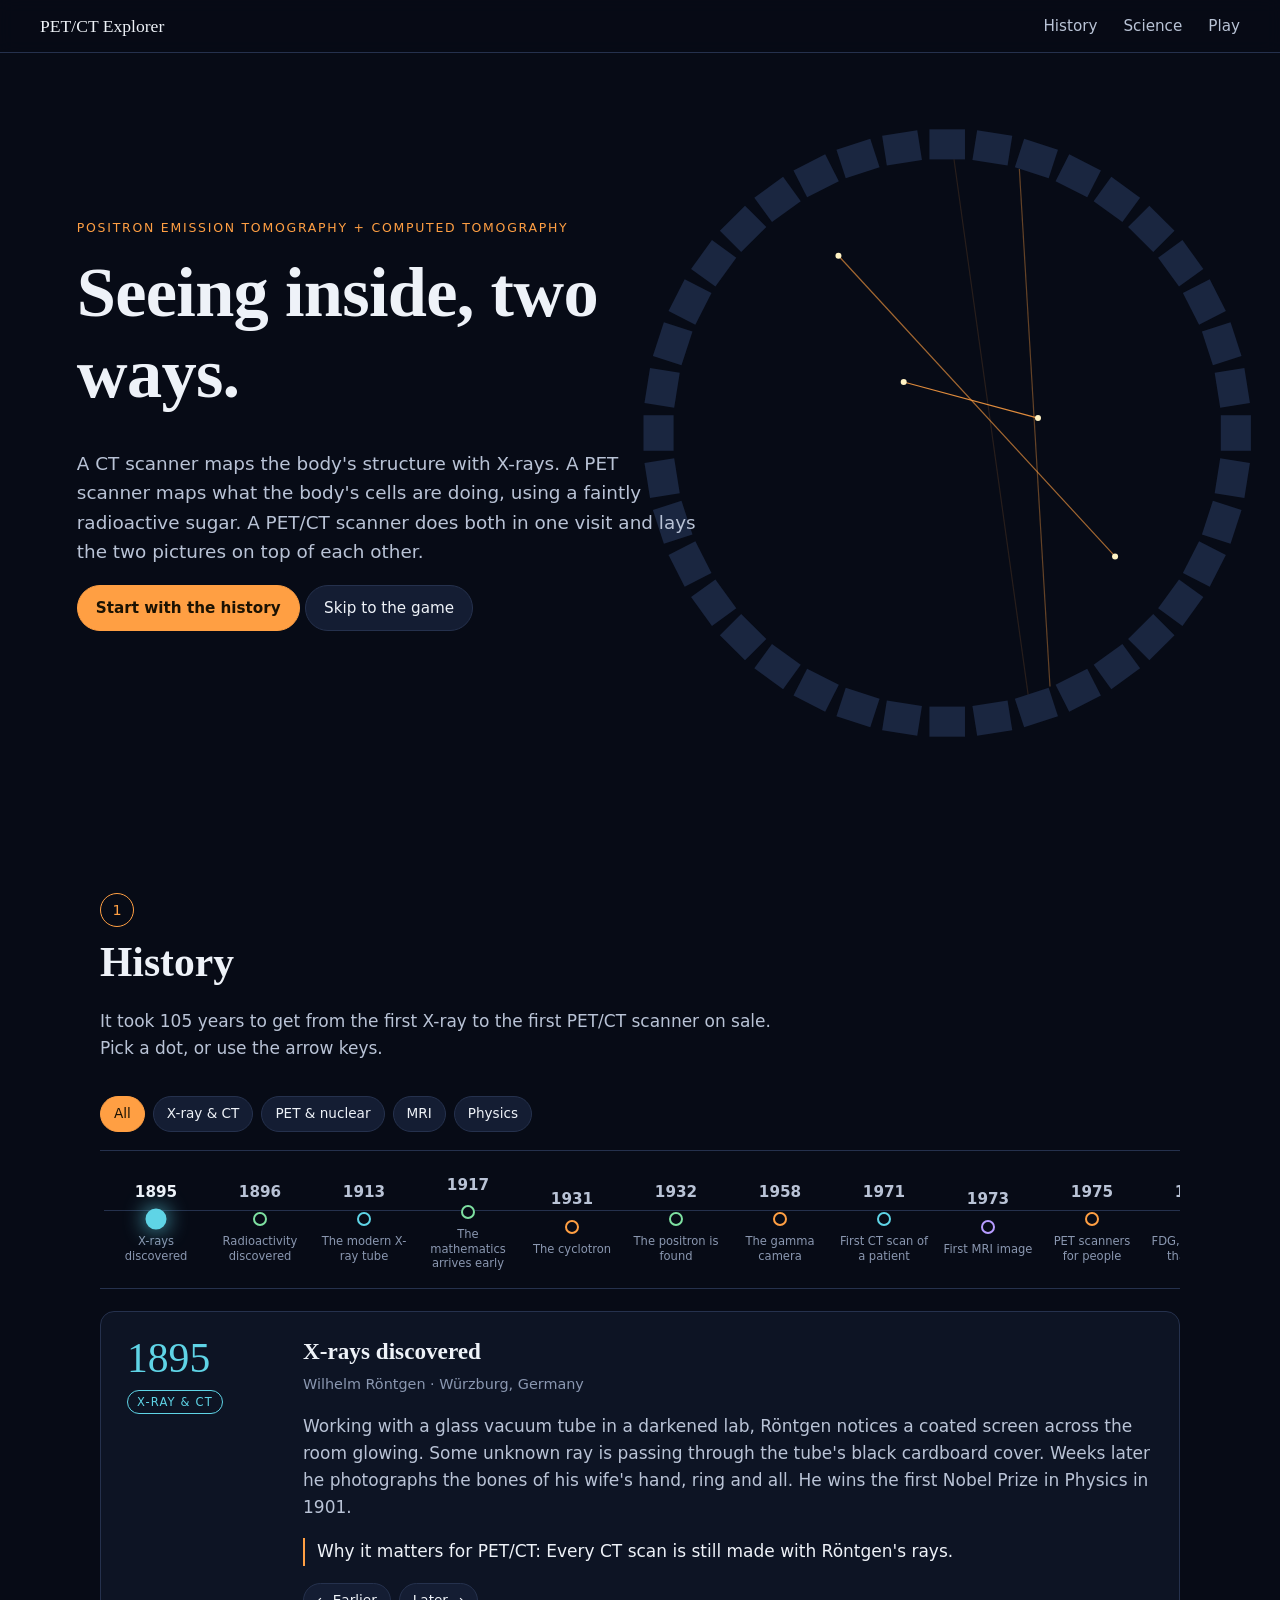
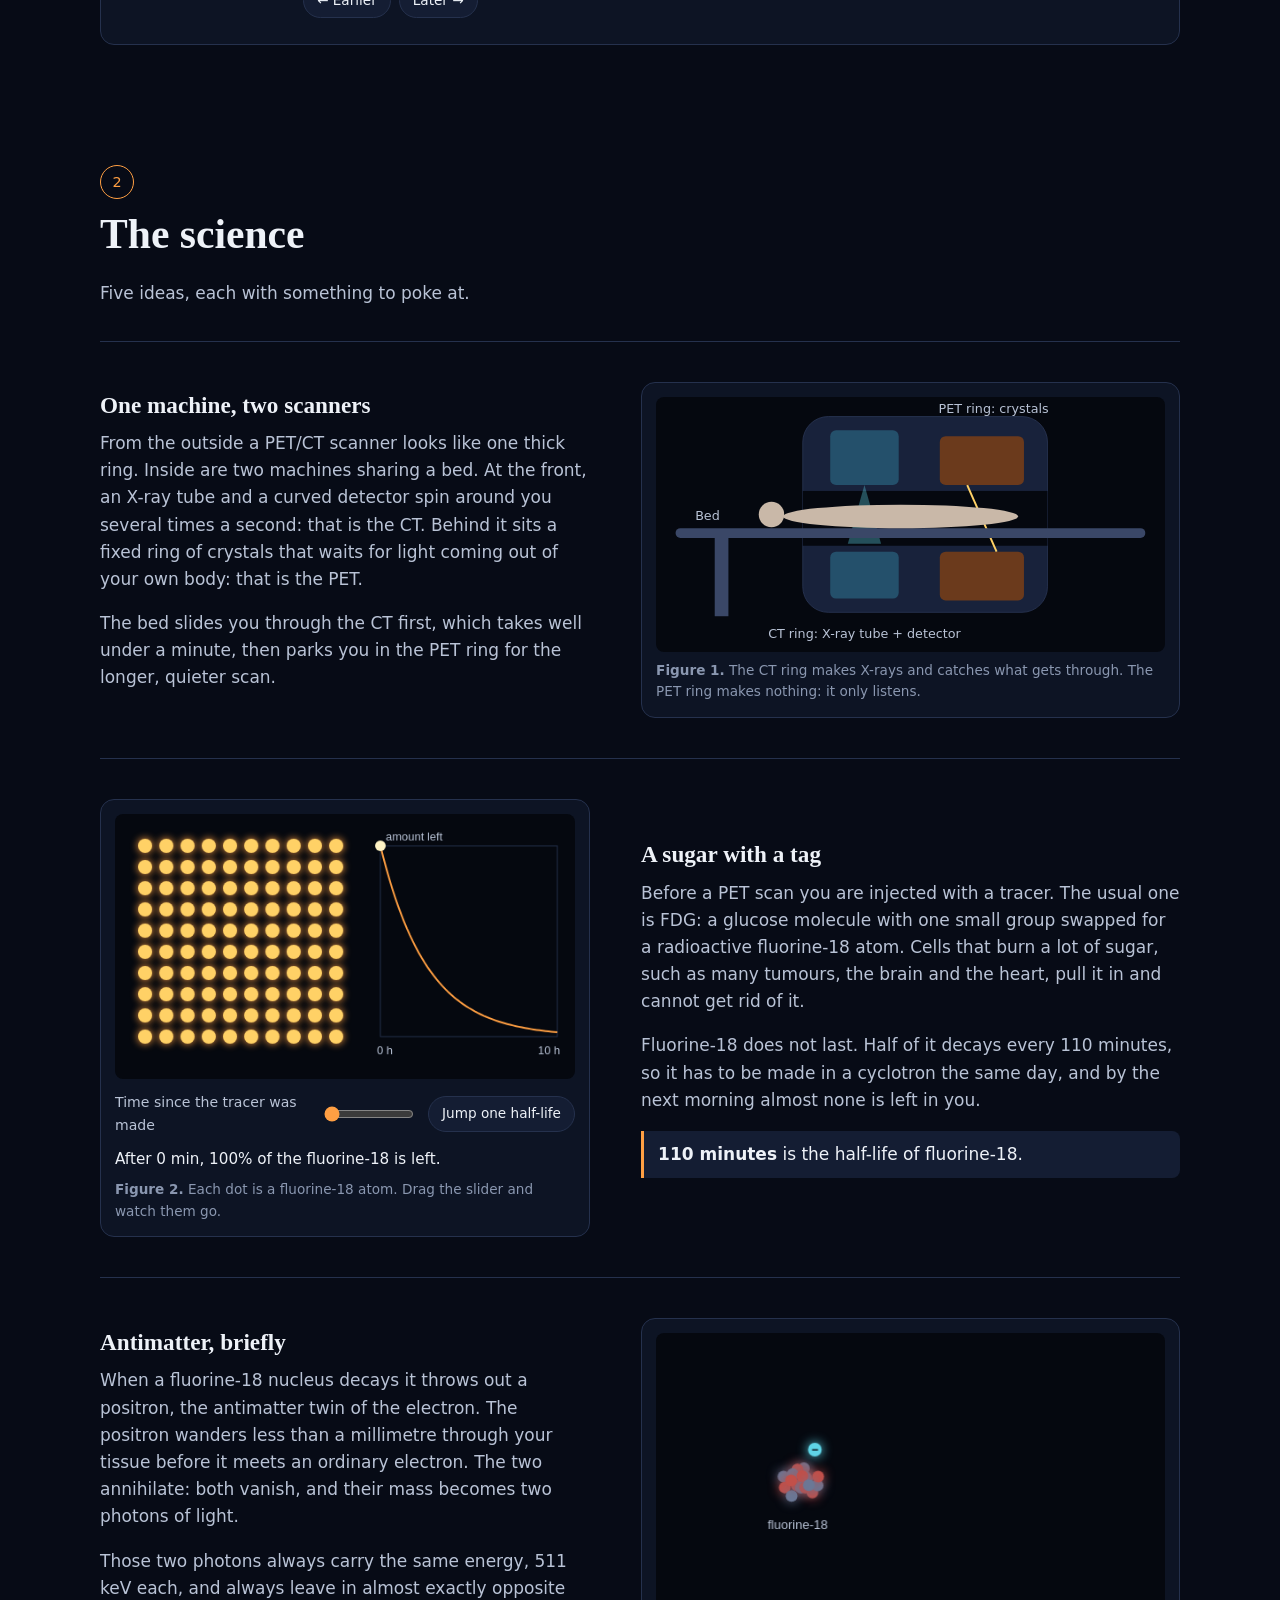
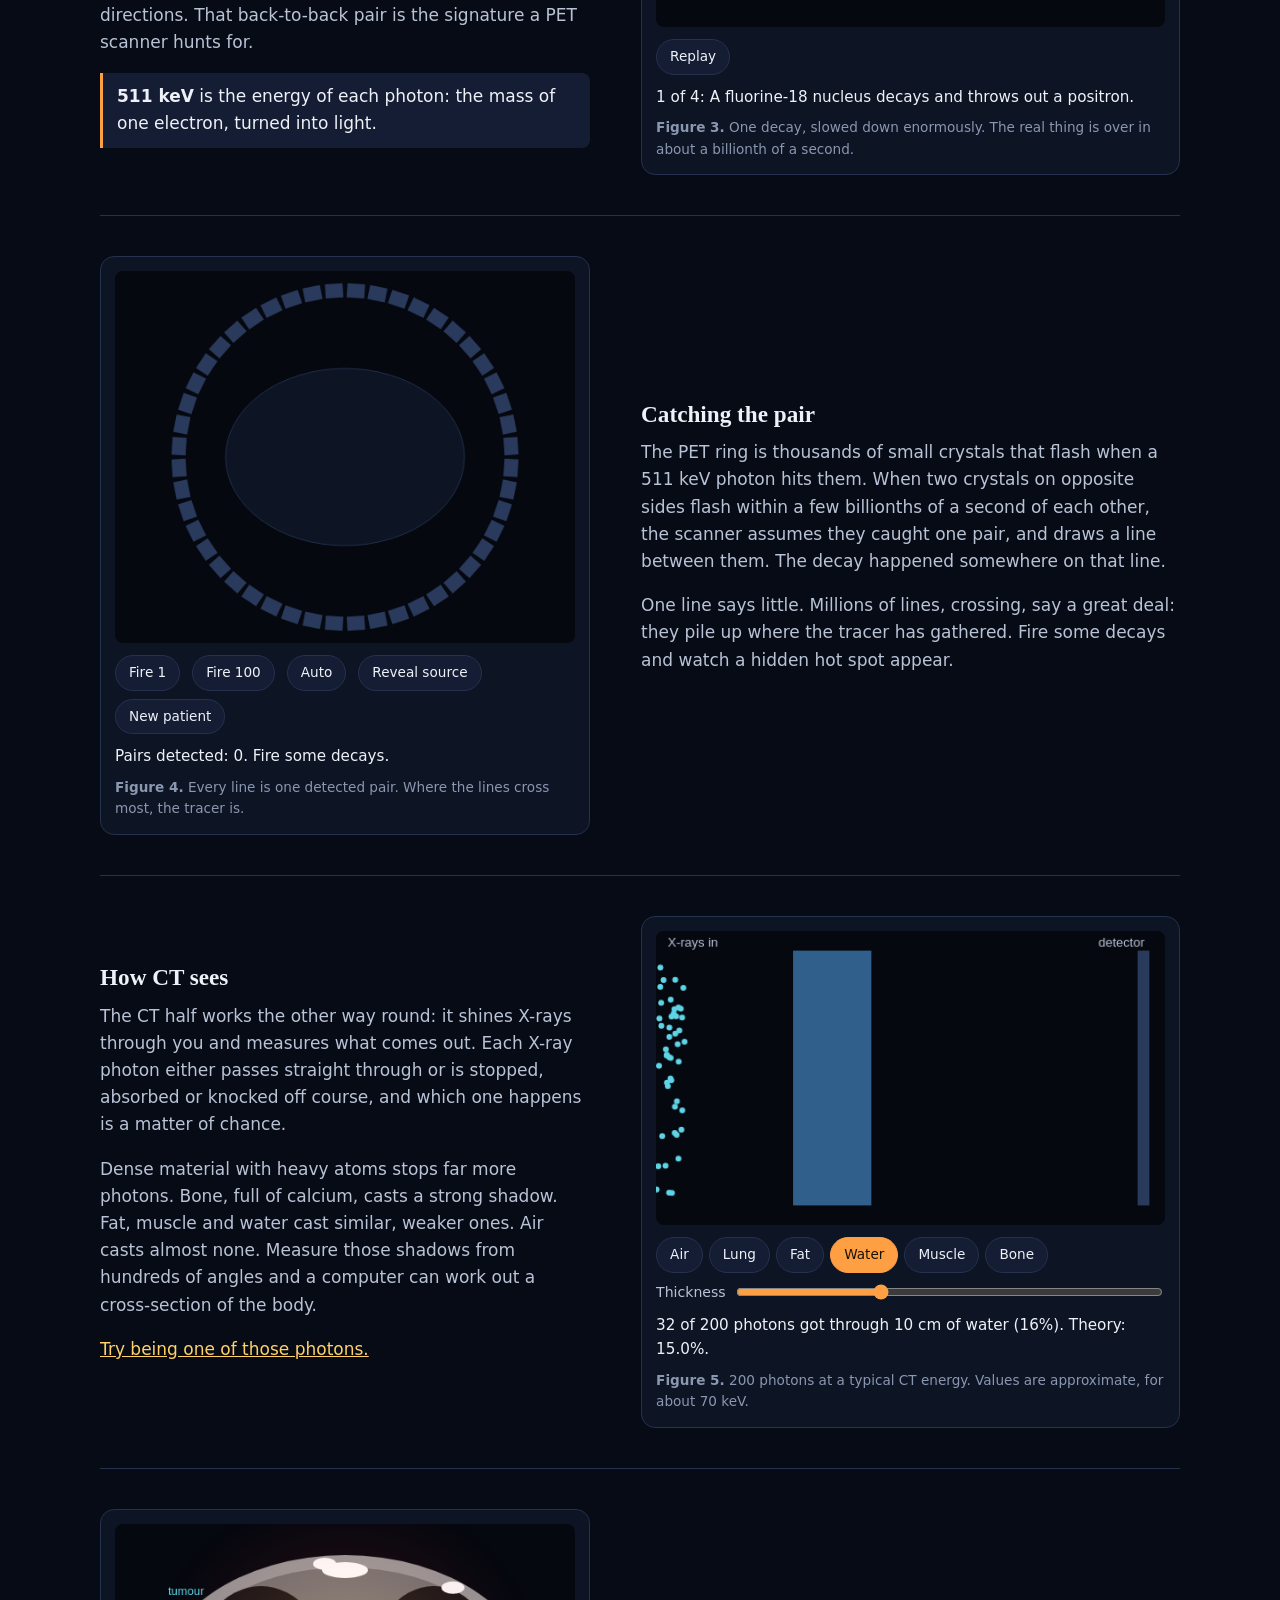
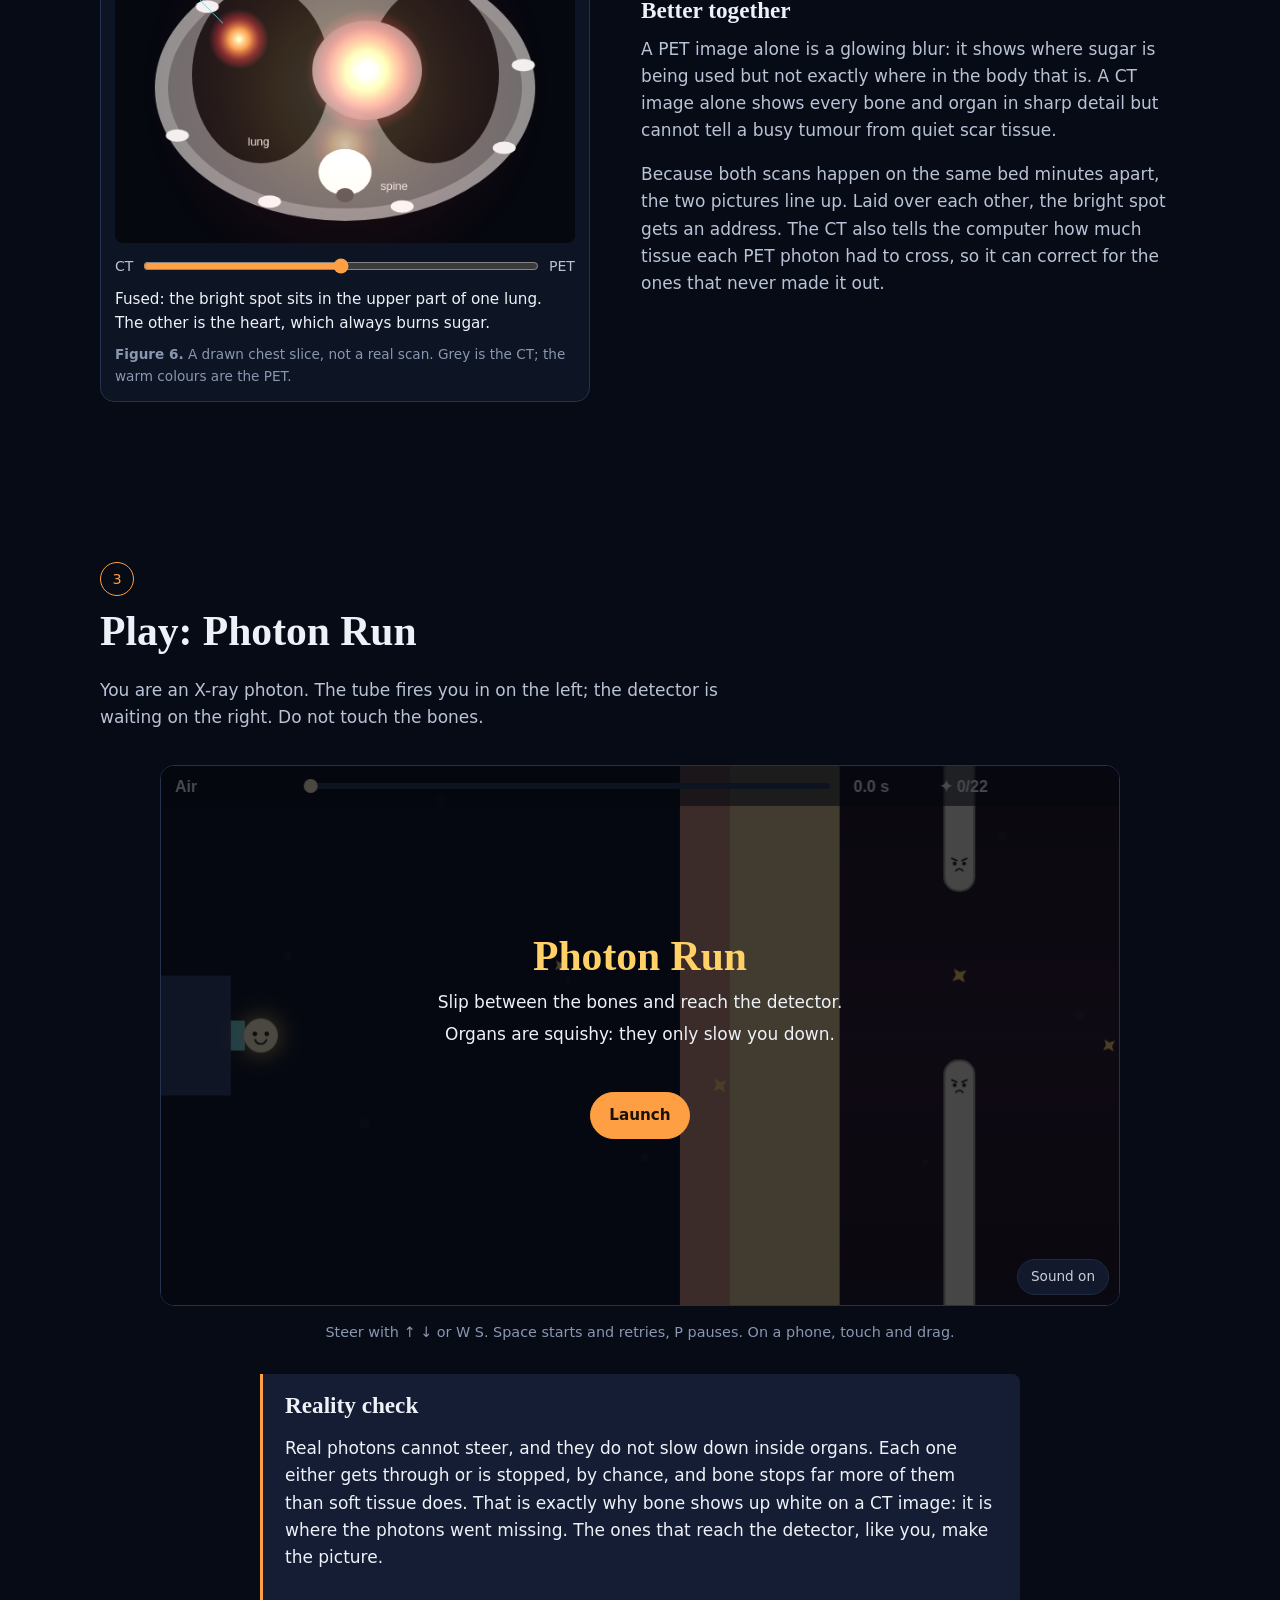
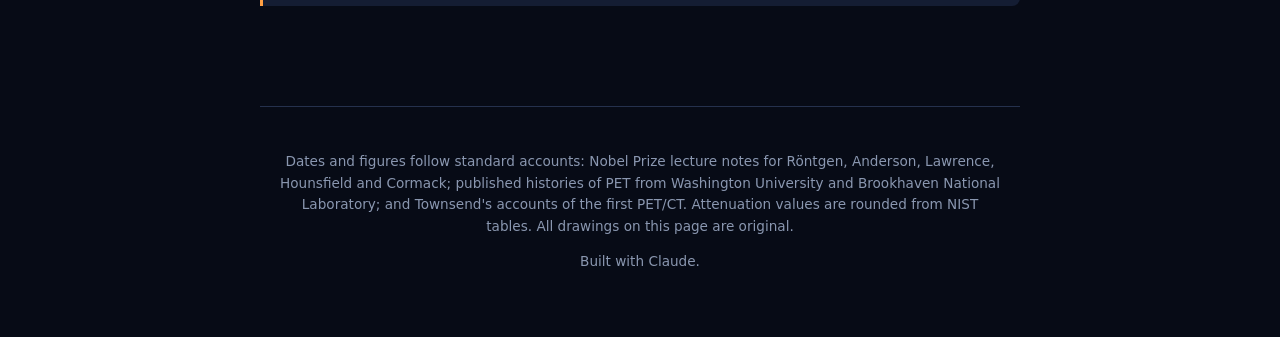
<file: index.html>
<!doctype html>
<html lang="en">
<head>
<meta charset="utf-8">
<meta name="viewport" content="width=device-width, initial-scale=1">
<title>PET/CT Explorer</title>
<meta name="description" content="How PET/CT scanners came to be, how they work, and a small game where you play an X-ray photon.">
<link rel="icon" href="data:image/svg+xml,%3Csvg xmlns='http://www.w3.org/2000/svg' viewBox='0 0 32 32'%3E%3Ccircle cx='16' cy='16' r='12' fill='none' stroke='%23ff9f43' stroke-width='4'/%3E%3Ccircle cx='16' cy='16' r='4' fill='%23ffe08a'/%3E%3C/svg%3E">
<link rel="stylesheet" href="css/styles.css">
</head>
<body>
<a class="skip" href="#main">Skip to content</a>
<header class="nav">
  <a class="nav__brand" href="#top">PET/CT Explorer</a>
  <nav aria-label="Sections"><a href="#history">History</a><a href="#science">Science</a><a href="#play">Play</a></nav>
</header>

<main id="main">
<section class="hero" id="top">
  <canvas id="hero-canvas" aria-hidden="true"></canvas>
  <div class="hero__text">
    <p class="eyebrow">Positron emission tomography + computed tomography</p>
    <h1>Seeing inside, two ways.</h1>
    <p class="lede">A CT scanner maps the body's structure with X-rays. A PET scanner maps what the body's cells are doing, using a faintly radioactive sugar. A PET/CT scanner does both in one visit and lays the two pictures on top of each other.</p>
    <p><a class="btn btn--primary" href="#history">Start with the history</a> <a class="btn" href="#play">Skip to the game</a></p>
  </div>
</section>

<section class="section" id="history">
  <header class="section__head"><span class="section__num">1</span><h2>History</h2>
    <p>It took 105 years to get from the first X-ray to the first PET/CT scanner on sale. Pick a dot, or use the arrow keys.</p></header>
  <div class="tl" id="timeline"><noscript>The timeline needs JavaScript.</noscript></div>
</section>

<section class="section" id="science">
  <header class="section__head"><span class="section__num">2</span><h2>The science</h2>
    <p>Five ideas, each with something to poke at.</p></header>

  <article class="lesson">
    <div class="prose">
      <h3>One machine, two scanners</h3>
      <p>From the outside a PET/CT scanner looks like one thick ring. Inside are two machines sharing a bed. At the front, an X-ray tube and a curved detector spin around you several times a second: that is the CT. Behind it sits a fixed ring of crystals that waits for light coming out of your own body: that is the PET.</p>
      <p>The bed slides you through the CT first, which takes well under a minute, then parks you in the PET ring for the longer, quieter scan.</p>
    </div>
    <figure class="fig">
      <svg viewBox="0 0 520 260" role="img" aria-label="Cutaway of a PET/CT scanner: a patient on a bed passes through a CT ring and then a PET ring.">
        <rect x="150" y="20" width="250" height="200" rx="26" class="s-case"/>
        <rect x="150" y="96" width="250" height="56" class="s-bore"/>
        <g class="s-ct"><rect x="178" y="34" width="70" height="56" rx="6"/><rect x="178" y="158" width="70" height="48" rx="6"/>
          <path d="M213 90 L196 150 L230 150 Z" class="s-beam"/></g>
        <g class="s-pet"><rect x="290" y="40" width="86" height="50" rx="6"/><rect x="290" y="158" width="86" height="50" rx="6"/>
          <line x1="333" y1="124" x2="318" y2="90" class="s-ray"/><line x1="333" y1="124" x2="348" y2="158" class="s-ray"/><circle cx="333" cy="124" r="4" class="s-spark"/></g>
        <rect x="20" y="134" width="480" height="10" rx="5" class="s-bed"/>
        <rect x="60" y="144" width="14" height="80" class="s-bed"/>
        <ellipse cx="250" cy="122" rx="120" ry="12" class="s-body"/><circle cx="118" cy="120" r="13" class="s-body"/>
        <text x="213" y="246" class="s-label" text-anchor="middle">CT ring: X-ray tube + detector</text>
        <text x="345" y="16" class="s-label" text-anchor="middle">PET ring: crystals</text>
        <text x="40" y="126" class="s-label">Bed</text>
      </svg>
      <figcaption><b>Figure 1.</b> The CT ring makes X-rays and catches what gets through. The PET ring makes nothing: it only listens.</figcaption>
    </figure>
  </article>

  <article class="lesson lesson--flip">
    <div class="prose">
      <h3>A sugar with a tag</h3>
      <p>Before a PET scan you are injected with a tracer. The usual one is FDG: a glucose molecule with one small group swapped for a radioactive fluorine-18 atom. Cells that burn a lot of sugar, such as many tumours, the brain and the heart, pull it in and cannot get rid of it.</p>
      <p>Fluorine-18 does not last. Half of it decays every 110 minutes, so it has to be made in a cyclotron the same day, and by the next morning almost none is left in you.</p>
      <p class="callout"><b>110 minutes</b> is the half-life of fluorine-18.</p>
    </div>
    <figure class="fig" id="fig-decay">
      <canvas width="520" height="300" role="img" aria-label="A grid of 100 atoms that go dark as time passes."></canvas>
      <div class="fig__controls"><label>Time since the tracer was made <input type="range" min="0" max="600" step="5" value="0" aria-label="Minutes since the tracer was made"></label>
        <button class="btn btn--small" type="button">Jump one half-life</button></div>
      <p class="fig__readout" aria-live="polite"></p>
      <figcaption><b>Figure 2.</b> Each dot is a fluorine-18 atom. Drag the slider and watch them go.</figcaption>
    </figure>
  </article>

  <article class="lesson">
    <div class="prose">
      <h3>Antimatter, briefly</h3>
      <p>When a fluorine-18 nucleus decays it throws out a positron, the antimatter twin of the electron. The positron wanders less than a millimetre through your tissue before it meets an ordinary electron. The two annihilate: both vanish, and their mass becomes two photons of light.</p>
      <p>Those two photons always carry the same energy, 511 keV each, and always leave in almost exactly opposite directions. That back-to-back pair is the signature a PET scanner hunts for.</p>
      <p class="callout"><b>511 keV</b> is the energy of each photon: the mass of one electron, turned into light.</p>
    </div>
    <figure class="fig" id="fig-annihilation">
      <canvas width="520" height="300" role="img" aria-label="Animation: a nucleus emits a positron, which wanders, meets an electron, and becomes two photons flying apart."></canvas>
      <div class="fig__controls"><button class="btn btn--small" type="button">Replay</button></div>
      <p class="fig__readout" aria-live="polite"></p>
      <figcaption><b>Figure 3.</b> One decay, slowed down enormously. The real thing is over in about a billionth of a second.</figcaption>
    </figure>
  </article>

  <article class="lesson lesson--flip">
    <div class="prose">
      <h3>Catching the pair</h3>
      <p>The PET ring is thousands of small crystals that flash when a 511 keV photon hits them. When two crystals on opposite sides flash within a few billionths of a second of each other, the scanner assumes they caught one pair, and draws a line between them. The decay happened somewhere on that line.</p>
      <p>One line says little. Millions of lines, crossing, say a great deal: they pile up where the tracer has gathered. Fire some decays and watch a hidden hot spot appear.</p>
    </div>
    <figure class="fig" id="fig-ring">
      <canvas width="520" height="420" role="img" aria-label="A ring of detectors. Lines between pairs of detectors pile up to reveal a hidden hot spot."></canvas>
      <div class="fig__controls">
        <button class="btn btn--small" type="button" data-a="one">Fire 1</button>
        <button class="btn btn--small" type="button" data-a="hundred">Fire 100</button>
        <button class="btn btn--small" type="button" data-a="auto" aria-pressed="false">Auto</button>
        <button class="btn btn--small" type="button" data-a="reveal" aria-pressed="false">Reveal source</button>
        <button class="btn btn--small" type="button" data-a="new">New patient</button>
      </div>
      <p class="fig__readout" aria-live="polite"></p>
      <figcaption><b>Figure 4.</b> Every line is one detected pair. Where the lines cross most, the tracer is.</figcaption>
    </figure>
  </article>

  <article class="lesson">
    <div class="prose">
      <h3>How CT sees</h3>
      <p>The CT half works the other way round: it shines X-rays through you and measures what comes out. Each X-ray photon either passes straight through or is stopped, absorbed or knocked off course, and which one happens is a matter of chance.</p>
      <p>Dense material with heavy atoms stops far more photons. Bone, full of calcium, casts a strong shadow. Fat, muscle and water cast similar, weaker ones. Air casts almost none. Measure those shadows from hundreds of angles and a computer can work out a cross-section of the body.</p>
      <p><a href="#play">Try being one of those photons.</a></p>
    </div>
    <figure class="fig" id="fig-atten">
      <canvas width="520" height="300" role="img" aria-label="A beam of photons crossing a slab of material. Some stop inside; the rest reach the detector."></canvas>
      <div class="fig__controls">
        <span class="seg" role="group" aria-label="Material"></span>
        <label>Thickness <input type="range" min="0" max="30" step="1" value="10" aria-label="Thickness in centimetres"></label>
      </div>
      <p class="fig__readout" aria-live="polite"></p>
      <figcaption><b>Figure 5.</b> 200 photons at a typical CT energy. Values are approximate, for about 70 keV.</figcaption>
    </figure>
  </article>

  <article class="lesson lesson--flip">
    <div class="prose">
      <h3>Better together</h3>
      <p>A PET image alone is a glowing blur: it shows where sugar is being used but not exactly where in the body that is. A CT image alone shows every bone and organ in sharp detail but cannot tell a busy tumour from quiet scar tissue.</p>
      <p>Because both scans happen on the same bed minutes apart, the two pictures line up. Laid over each other, the bright spot gets an address. The CT also tells the computer how much tissue each PET photon had to cross, so it can correct for the ones that never made it out.</p>
    </div>
    <figure class="fig" id="fig-fusion">
      <canvas width="520" height="360" role="img" aria-label="A stylised slice through the chest. A slider fades between the CT picture and the PET picture."></canvas>
      <div class="fig__controls"><label>CT <input type="range" min="0" max="100" value="50" aria-label="Blend from CT to PET"> PET</label></div>
      <p class="fig__readout" aria-live="polite"></p>
      <figcaption><b>Figure 6.</b> A drawn chest slice, not a real scan. Grey is the CT; the warm colours are the PET.</figcaption>
    </figure>
  </article>
</section>

<section class="section" id="play">
  <header class="section__head"><span class="section__num">3</span><h2>Play: Photon Run</h2>
    <p>You are an X-ray photon. The tube fires you in on the left; the detector is waiting on the right. Do not touch the bones.</p></header>
  <div class="game" id="game">
    <canvas id="game-canvas" width="960" height="540" tabindex="0" aria-label="Photon Run game"></canvas>
    <div class="game__panel" id="game-panel"></div>
    <button class="game__mute btn btn--small" id="game-mute" type="button" aria-pressed="false">Sound on</button>
  </div>
  <p class="game__help">Steer with ↑ ↓ or W S. Space starts and retries, P pauses. On a phone, touch and drag.</p>
  <p class="game__status visually-hidden" id="game-status" aria-live="polite"></p>
  <aside class="callout callout--wide">
    <h3>Reality check</h3>
    <p>Real photons cannot steer, and they do not slow down inside organs. Each one either gets through or is stopped, by chance, and bone stops far more of them than soft tissue does. That is exactly why bone shows up white on a CT image: it is where the photons went missing. The ones that reach the detector, like you, make the picture.</p>
  </aside>
</section>
</main>

<footer class="footer">
  <p>Dates and figures follow standard accounts: Nobel Prize lecture notes for Röntgen, Anderson, Lawrence, Hounsfield and Cormack; published histories of PET from Washington University and Brookhaven National Laboratory; and Townsend's accounts of the first PET/CT. Attenuation values are rounded from NIST tables. All drawings on this page are original.</p>
  <p>Built with Claude.</p>
</footer>

<script src="js/game-core.js" defer></script>
<script src="js/timeline.js" defer></script>
<script src="js/figures.js" defer></script>
<script src="js/game.js" defer></script>
</body>
</html>
</file>
<file: css/styles.css>
:root {
  --bg-0: #070b16; --bg-1: #0d1424; --bg-2: #141d33; --line: #25314d;
  --ink-0: #eef2f8; --ink-1: #b9c3d6; --ink-2: #8a97b0;
  --hot-1: #b3202a; --hot-2: #f05a28; --hot-3: #ff9f43; --hot-4: #ffd166; --hot-5: #fff3c4;
  --cool: #5fd4e6;
  --font: "Segoe UI", system-ui, -apple-system, "Helvetica Neue", Arial, sans-serif;
  --display: Georgia, "Iowan Old Style", "Times New Roman", serif;
}
* { box-sizing: border-box; }
html { scroll-behavior: smooth; scroll-padding-top: 64px; }
@media (prefers-reduced-motion: reduce) { html { scroll-behavior: auto; } }
body { margin: 0; background: var(--bg-0); color: var(--ink-1); font: 17px/1.6 var(--font); overflow-x: hidden; }
h1, h2, h3 { font-family: var(--display); color: var(--ink-0); font-weight: 600; line-height: 1.15; margin: 0 0 .5em; }
h1 { font-size: clamp(2.4rem, 6vw, 4.4rem); letter-spacing: -.01em; }
h2 { font-size: clamp(1.8rem, 4vw, 2.6rem); }
h3 { font-size: 1.45rem; }
a { color: var(--hot-4); }
a:focus-visible, button:focus-visible, input:focus-visible, canvas:focus-visible { outline: 2px solid var(--cool); outline-offset: 3px; }
.visually-hidden { position: absolute; width: 1px; height: 1px; overflow: hidden; clip-path: inset(50%); }
.skip { position: absolute; left: -999px; } .skip:focus { left: 12px; top: 12px; z-index: 20; background: var(--bg-2); padding: 8px 12px; }

.nav { position: sticky; top: 0; z-index: 10; display: flex; justify-content: space-between; align-items: center; gap: 12px;
  padding: 12px clamp(16px, 4vw, 40px); background: rgba(7, 11, 22, .86); backdrop-filter: blur(8px); border-bottom: 1px solid var(--line); }
.nav__brand { font-family: var(--display); color: var(--ink-0); text-decoration: none; font-size: 1.1rem; white-space: nowrap; }
.nav nav { display: flex; gap: clamp(10px, 3vw, 26px); }
.nav nav a { color: var(--ink-1); text-decoration: none; font-size: .95rem; }
.nav nav a:hover { color: var(--hot-3); }

.hero { position: relative; min-height: min(86vh, 760px); display: grid; align-items: center; padding: 60px clamp(16px, 6vw, 80px); overflow: hidden; }
#hero-canvas { position: absolute; inset: 0; width: 100%; height: 100%; }
.hero__text { position: relative; max-width: 620px; }
.eyebrow { color: var(--hot-3); text-transform: uppercase; letter-spacing: .14em; font-size: .78rem; margin: 0 0 14px; }
.lede { font-size: 1.15rem; color: var(--ink-1); }

.btn { display: inline-block; padding: 10px 18px; border: 1px solid var(--line); border-radius: 999px; background: var(--bg-2); color: var(--ink-0);
  font: inherit; font-size: .95rem; text-decoration: none; cursor: pointer; transition: border-color .15s, background .15s; }
.btn:hover { border-color: var(--hot-3); }
.btn--primary { background: var(--hot-3); border-color: var(--hot-3); color: #1b1203; font-weight: 600; }
.btn--small { padding: 6px 13px; font-size: .85rem; }
.btn[aria-pressed="true"] { background: var(--hot-3); border-color: var(--hot-3); color: #1b1203; }

.section { max-width: 1160px; margin: 0 auto; padding: 80px clamp(16px, 4vw, 40px) 40px; }
.section__head { max-width: 680px; margin-bottom: 34px; }
.section__num { display: inline-grid; place-items: center; width: 34px; height: 34px; border: 1px solid var(--hot-3); border-radius: 50%; color: var(--hot-3); font-size: .9rem; margin-bottom: 12px; }

/* Timeline */
.tl__filters { display: flex; flex-wrap: wrap; gap: 8px; margin-bottom: 18px; }
.tl__track { display: flex; gap: 0; overflow-x: auto; padding: 22px 4px 18px; border-top: 1px solid var(--line); border-bottom: 1px solid var(--line); scrollbar-color: var(--line) transparent; }
.tl__dot { flex: 0 0 auto; width: 104px; background: none; border: 0; color: var(--ink-2); font: inherit; cursor: pointer; padding: 0 4px; position: relative; text-align: center; }
.tl__dot::before { content: ""; position: absolute; left: 0; right: 0; top: 37px; height: 1px; background: var(--line); }
.tl__dot i { display: block; width: 14px; height: 14px; margin: 8px auto; border-radius: 50%; background: var(--bg-0); border: 2px solid var(--c, var(--ink-2)); position: relative; transition: transform .15s; }
.tl__dot b { display: block; font-size: .95rem; color: var(--ink-1); }
.tl__dot span { display: block; font-size: .72rem; line-height: 1.25; }
.tl__dot[aria-current="true"] i { background: var(--c); transform: scale(1.5); box-shadow: 0 0 14px var(--c); }
.tl__dot[aria-current="true"] b { color: var(--ink-0); }
.tl__dot.is-dim { opacity: .22; }
.tl__card { display: grid; grid-template-columns: 150px 1fr; gap: 26px; margin-top: 22px; padding: 26px; background: var(--bg-1); border: 1px solid var(--line); border-radius: 14px; min-height: 250px; }
.tl__year { font-family: var(--display); font-size: 2.6rem; color: var(--c); line-height: 1; }
.tl__tag { display: inline-block; margin-top: 10px; font-size: .72rem; text-transform: uppercase; letter-spacing: .1em; color: var(--c); border: 1px solid var(--c); border-radius: 999px; padding: 2px 9px; }
.tl__who { color: var(--ink-2); font-size: .9rem; margin: -4px 0 10px; }
.tl__why { border-left: 2px solid var(--hot-3); padding-left: 12px; color: var(--ink-0); }
.tl__nav { display: flex; gap: 8px; margin-top: 14px; }

/* Lessons and figures */
.lesson { display: grid; grid-template-columns: 1fr 1.1fr; gap: clamp(20px, 4vw, 54px); align-items: center; padding: 40px 0; border-top: 1px solid var(--line); }
.lesson--flip .prose { order: 2; }
.prose p { margin: 0 0 1em; }
.callout { background: var(--bg-2); border-left: 3px solid var(--hot-3); padding: 10px 14px; border-radius: 0 8px 8px 0; color: var(--ink-0); }
.callout--wide { max-width: 760px; margin: 30px auto 0; padding: 18px 22px; }
.fig { margin: 0; background: var(--bg-1); border: 1px solid var(--line); border-radius: 14px; padding: 14px; min-width: 0; }
.fig canvas, .fig svg { display: block; width: 100%; height: auto; border-radius: 8px; background: #05080f; }
.fig__controls { display: flex; flex-wrap: wrap; gap: 8px 12px; align-items: center; margin-top: 12px; font-size: .88rem; }
.fig__controls label { display: flex; align-items: center; gap: 8px; flex: 1 1 220px; }
.fig__controls input[type=range] { flex: 1; accent-color: var(--hot-3); min-width: 90px; }
.seg { display: flex; flex-wrap: wrap; gap: 6px; }
.fig__readout { margin: 10px 0 0; min-height: 1.5em; color: var(--ink-0); font-variant-numeric: tabular-nums; font-size: .95rem; }
.fig figcaption { margin-top: 8px; font-size: .85rem; color: var(--ink-2); }
.s-case { fill: #18223b; stroke: var(--line); } .s-bore { fill: #05080f; }
.s-ct rect { fill: #24506b; } .s-beam { fill: var(--cool); opacity: .35; }
.s-pet rect { fill: #6b3a1c; } .s-ray { stroke: var(--hot-4); stroke-width: 2; } .s-spark { fill: var(--hot-5); }
.s-bed { fill: #3a4767; } .s-body { fill: #c9b8a8; } .s-label { fill: var(--ink-1); font: 13px var(--font); }

/* Game */
.game { position: relative; max-width: 960px; margin: 0 auto; border: 1px solid var(--line); border-radius: 14px; overflow: hidden; background: #05080f; }
#game-canvas { display: block; width: 100%; height: auto; touch-action: none; }
.game__panel { position: absolute; inset: 0; display: grid; place-items: center; text-align: center; padding: 16px; background: rgba(5, 8, 15, .72); }
.game__panel[hidden] { display: none; }
.game__panel h3 { font-size: clamp(1.5rem, 5vw, 2.6rem); color: var(--hot-4); margin-bottom: .2em; }
.game__panel p { margin: .3em 0; color: var(--ink-0); }
.game__panel .stars { font-size: 2rem; color: var(--hot-4); letter-spacing: .1em; }
.game__panel .btn { margin-top: 12px; min-height: 44px; }
.game__mute { position: absolute; right: 10px; bottom: 10px; opacity: .85; }
.game__help { text-align: center; color: var(--ink-2); font-size: .9rem; }

.footer { max-width: 760px; margin: 60px auto 0; padding: 30px 20px 50px; border-top: 1px solid var(--line); color: var(--ink-2); font-size: .85rem; text-align: center; }

@media (max-width: 800px) {
  .lesson { grid-template-columns: 1fr; padding: 28px 0; }
  .lesson--flip .prose { order: 0; }
  .tl__card { grid-template-columns: 1fr; gap: 12px; padding: 18px; }
  .tl__dot { width: 88px; }
  .section { padding-top: 56px; }
}
</file>
